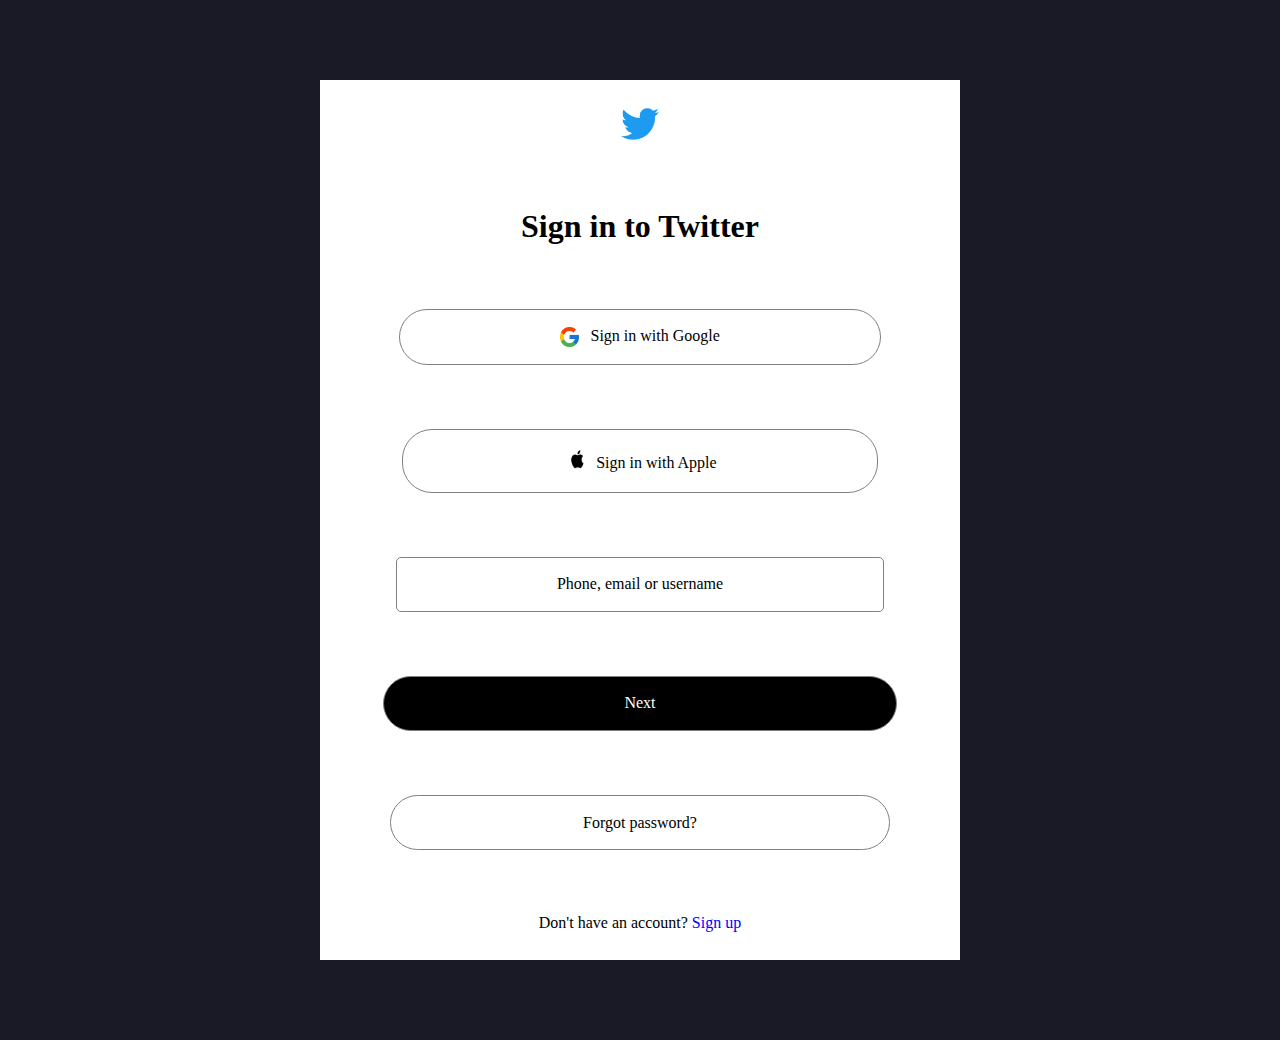
<file: index.html>
<!DOCTYPE html>
<html lang="en">

<head>
    <meta charset="UTF-8">
    <meta name="viewport" content="width=device-width, initial-scale=1.0">
    <title>Document</title>
    <link rel="stylesheet" href="pr.css">
</head>

<body>
    <div class="cnt">
        <div class="main">
            <div class="twitiImg"><img class="logo" src="image-removebg-preview (2).png" alt=""></div>
            <div class="sign">
                <h1>Sign in to Twitter</h1>
            </div>
            <div class="google"> <img class="logo-g" src="image-removebg-preview.png" alt=""> Sign in with Google</div>
            <div class="apple"> <img class="logo-g" style="width: 1.8rem; height: 1.2rem;"
                    src="image-removebg-preview (1).png" alt=""> Sign in with Apple</div>
            <div class="contact">
                <div class="phone">Phone, email or username</div>
            </div>

           

            <div class="next">Next</div>
            <div class="pass">Forgot password?</div>
            <div class="acc"><span>Don't have an account?</span>
                <span class="sgn">Sign up</span>
            </div>


        </div>
    </div>

</body>

</html>
</file>
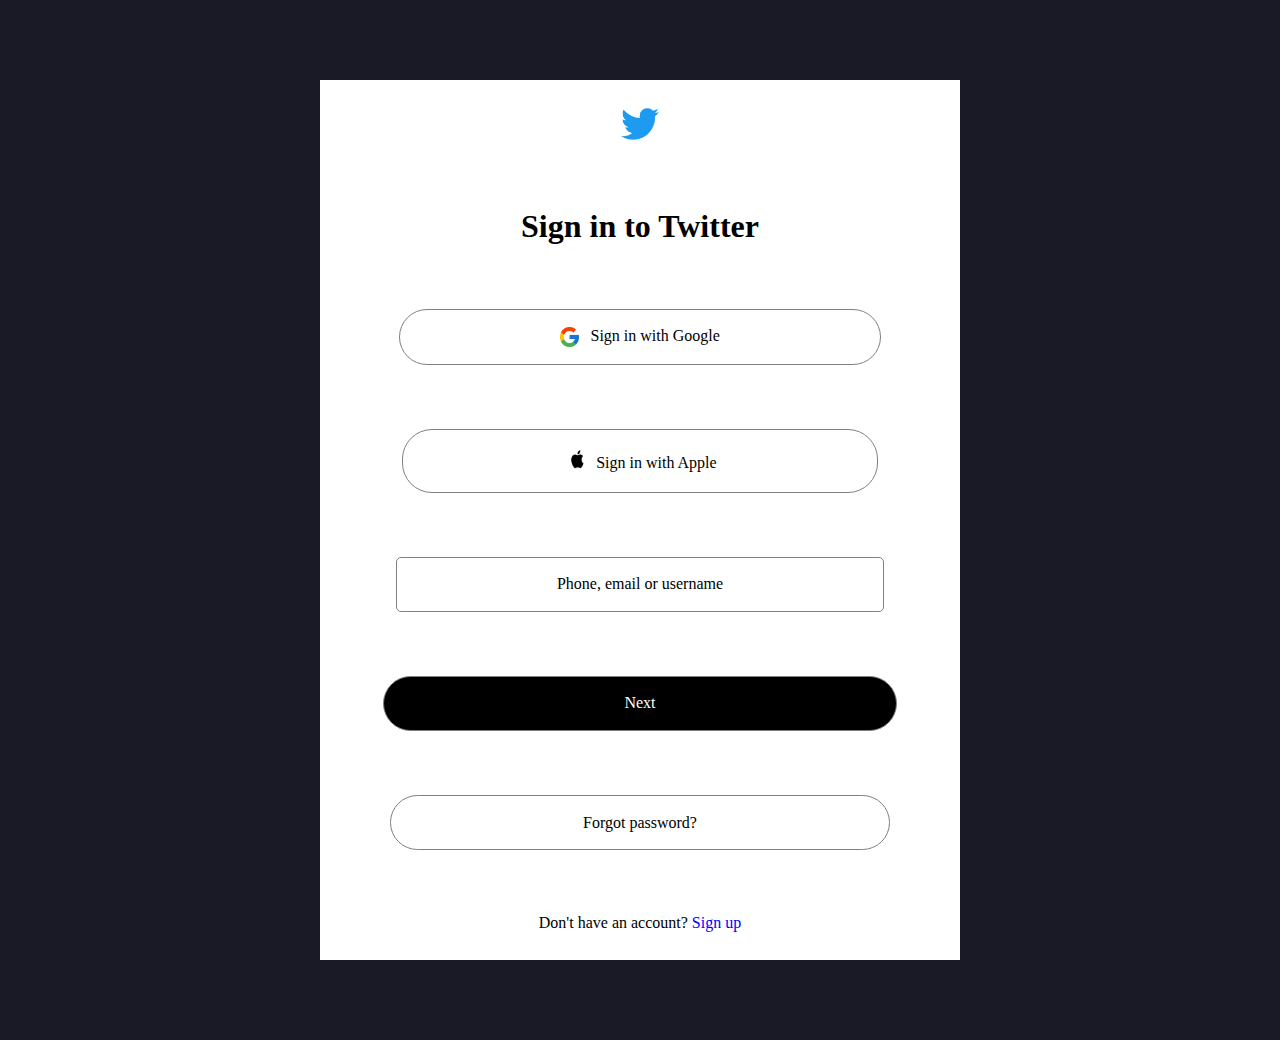
<file: pr.html>
<!DOCTYPE html>
<html lang="en">

<head>
    <meta charset="UTF-8">
    <meta name="viewport" content="width=device-width, initial-scale=1.0">
    <title>Document</title>
    <link rel="stylesheet" href="pr.css">
</head>

<body>
    <div class="cnt">
        <div class="main">
            <div class="twitiImg"><img class="logo" src="image-removebg-preview (2).png" alt=""></div>
            <div class="sign">
                <h1>Sign in to Twitter</h1>
            </div>
            <div class="google"> <img class="logo-g" src="image-removebg-preview.png" alt=""> Sign in with Google</div>
            <div class="apple"> <img class="logo-g" style="width: 1.8rem; height: 1.2rem;"
                    src="image-removebg-preview (1).png" alt=""> Sign in with Apple</div>
            <div class="contact">
                <div class="phone">Phone, email or username</div>
            </div>

           

            <div class="next">Next</div>
            <div class="pass">Forgot password?</div>
            <div class="acc"><span>Don't have an account?</span>
                <span class="sgn">Sign up</span>
            </div>


        </div>
    </div>

</body>

</html>
</file>
<file: pr.css>
*{
    margin: 0px;
    padding: 0px;
    box-sizing: border-box;
}

body{
    height: 100%;
    width: 100%;
    background-color: rgb(26, 26, 39);
}

.cnt{
    display: flex;
    justify-content: center;
    align-items: center;
}

.main{
    display: flex;
    flex-direction: column;
    background-color: white;
    margin: 5rem;
    height: 55rem;
    width: 40rem;
    justify-content: center;
    align-items: center;
    gap: 4rem;

}

.google{
    border: 1px solid gray;
    border-radius: 30px;
    padding: 1.1rem 10rem;
    display: flex;
    flex-direction: row;
    gap: 0.7rem;
}

.apple{
    border: 1px solid gray;
    border-radius: 30px;
    padding: 1.2rem 10rem;
}
.logo-g{
    width: 1.2rem;
    height: 1.2rem;
}

.line{
    height: 100px;
    width: 100px;
    border: 1px solid grey;
}


.phone {
    text-align: left; /* Align the text to the left */
}

.contact {
    border: 1px solid gray;
    border-radius: 5px;
    padding: 1.1rem 10rem;
}


.next{
    background-color: black;
    color: white;
    border: 1px solid gray;
    border-radius: 30px;
    padding: 1.1rem 15rem;
    
}

.pass{
    border: 1px solid gray;
    border-radius: 30px;
    padding: 1.1rem 12rem;

}

.sgn{
    color: blue;
}


.logo{
    height: 2rem;
}
</file>
